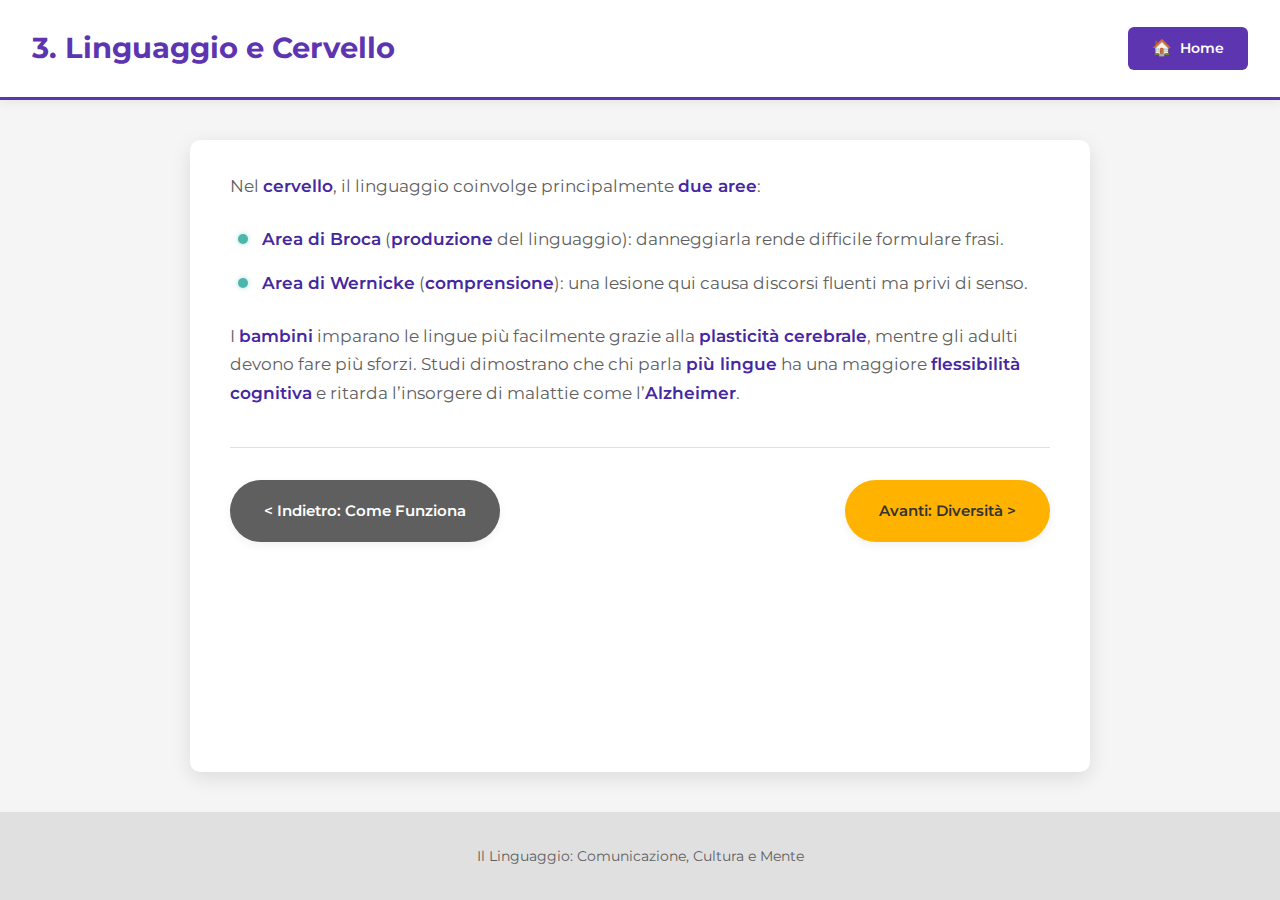
<file: cervello.html>
<!DOCTYPE html>
<html lang="it">
<head>
    <meta charset="UTF-8">
    <meta name="viewport" content="width=device-width, initial-scale=1.0">
    <title>Linguaggio e Cervello - Il Linguaggio</title>
    <link rel="stylesheet" href="style.css">
</head>
<body>
    <header class="page-header">
        <h1 class="page-title-internal">3. Linguaggio e Cervello</h1>
        <a href="index.html" class="home-button">Home</a>
    </header>

    <main class="page-container">
        <section id="cervello-content">
            <p>Nel <strong>cervello</strong>, il linguaggio coinvolge principalmente <strong>due aree</strong>:</p>
             <ul>
                <li><strong>Area di Broca</strong> (<strong>produzione</strong> del linguaggio): danneggiarla rende difficile formulare frasi.</li>
                <li><strong>Area di Wernicke</strong> (<strong>comprensione</strong>): una lesione qui causa discorsi fluenti ma privi di senso.</li>
            </ul>
            <p>I <strong>bambini</strong> imparano le lingue più facilmente grazie alla <strong>plasticità cerebrale</strong>, mentre gli adulti devono fare più sforzi. Studi dimostrano che chi parla <strong>più lingue</strong> ha una maggiore <strong>flessibilità cognitiva</strong> e ritarda l’insorgere di malattie come l’<strong>Alzheimer</strong>.</p>
        </section>

        <nav class="page-navigation">
            <div class="nav-button-container">
                 <a href="come-funziona.html" class="nav-button prev">&lt; Indietro: Come Funziona</a>
            </div>
            <div class="nav-button-container">
                <a href="diversita.html" class="nav-button next">Avanti: Diversità &gt;</a>
            </div>
        </nav>
    </main>

    <footer class="main-footer">
        <p>Il Linguaggio: Comunicazione, Cultura e Mente</p>
    </footer>
</body>
</html>
</file>
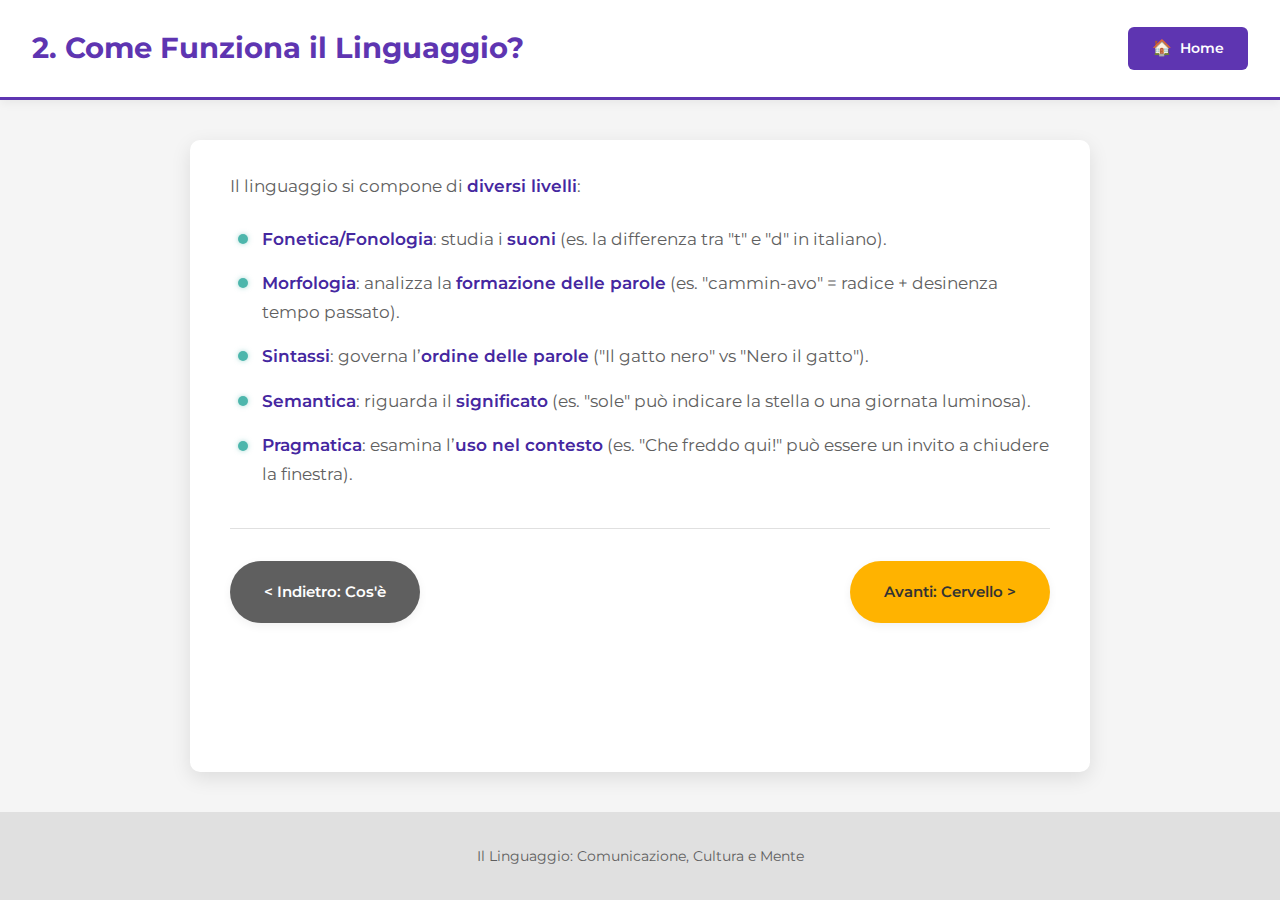
<file: come-funziona.html>
<!DOCTYPE html>
<html lang="it">
<head>
    <meta charset="UTF-8">
    <meta name="viewport" content="width=device-width, initial-scale=1.0">
    <title>Come Funziona il Linguaggio? - Il Linguaggio</title>
    <link rel="stylesheet" href="style.css">
</head>
<body>
    <header class="page-header">
        <h1 class="page-title-internal">2. Come Funziona il Linguaggio?</h1>
        <a href="index.html" class="home-button">Home</a>
    </header>

    <main class="page-container">
        <section id="come-funziona-content">
            <p>Il linguaggio si compone di <strong>diversi livelli</strong>:</p>
            <ul>
                <li><strong>Fonetica/Fonologia</strong>: studia i <strong>suoni</strong> (es. la differenza tra "t" e "d" in italiano).</li>
                <li><strong>Morfologia</strong>: analizza la <strong>formazione delle parole</strong> (es. "cammin-avo" = radice + desinenza tempo passato).</li>
                <li><strong>Sintassi</strong>: governa l’<strong>ordine delle parole</strong> ("Il gatto nero" vs "Nero il gatto").</li>
                <li><strong>Semantica</strong>: riguarda il <strong>significato</strong> (es. "sole" può indicare la stella o una giornata luminosa).</li>
                <li><strong>Pragmatica</strong>: esamina l’<strong>uso nel contesto</strong> (es. "Che freddo qui!" può essere un invito a chiudere la finestra).</li>
            </ul>
        </section>

        <nav class="page-navigation">
            <div class="nav-button-container">
                 <a href="cos-e.html" class="nav-button prev">&lt; Indietro: Cos'è</a>
            </div>
            <div class="nav-button-container">
                <a href="cervello.html" class="nav-button next">Avanti: Cervello &gt;</a>
            </div>
        </nav>
    </main>

    <footer class="main-footer">
        <p>Il Linguaggio: Comunicazione, Cultura e Mente</p>
    </footer>
</body>
</html>
</file>
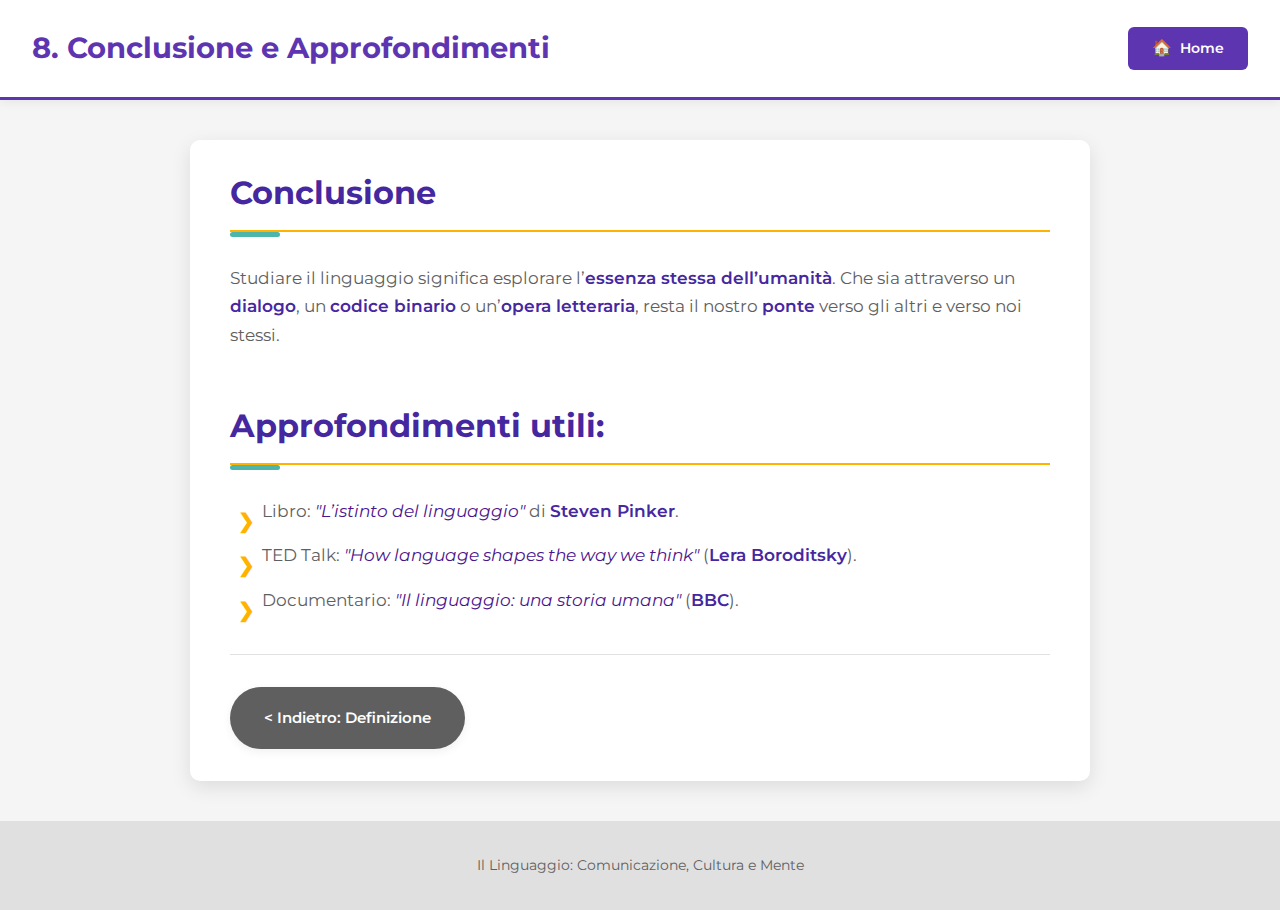
<file: conclusione.html>
<!DOCTYPE html>
<html lang="it">
<head>
    <meta charset="UTF-8">
    <meta name="viewport" content="width=device-width, initial-scale=1.0">
    <title>Conclusione e Approfondimenti - Il Linguaggio</title>
    <link rel="stylesheet" href="style.css">
</head>
<body>
    <header class="page-header">
        <h1 class="page-title-internal">8. Conclusione e Approfondimenti</h1>
        <a href="index.html" class="home-button">Home</a>
    </header>

    <main class="page-container">
        <section id="conclusione-content">
            <h2>Conclusione</h2>
            <p>Studiare il linguaggio significa esplorare l’<strong>essenza stessa dell’umanità</strong>. Che sia attraverso un <strong>dialogo</strong>, un <strong>codice binario</strong> o un’<strong>opera letteraria</strong>, resta il nostro <strong>ponte</strong> verso gli altri e verso noi stessi.</p>
        </section>

        <section id="approfondimenti" style="margin-top: var(--space-xxl);">
            <h2>Approfondimenti utili:</h2>
            <ul>
                <li>Libro: <em>"L’istinto del linguaggio"</em> di <strong>Steven Pinker</strong>.</li>
                <li>TED Talk: <em>"How language shapes the way we think"</em> (<strong>Lera Boroditsky</strong>).</li>
                <li>Documentario: <em>"Il linguaggio: una storia umana"</em> (<strong>BBC</strong>).</li>
            </ul>
        </section>

        <nav class="page-navigation">
            <div class="nav-button-container">
                 <a href="definizione.html" class="nav-button prev">&lt; Indietro: Definizione</a>
            </div>
            <div class="nav-button-container hidden"> <a href="#" class="nav-button next">Avanti &gt;</a>
            </div>
        </nav>
    </main>

    <footer class="main-footer">
        <p>Il Linguaggio: Comunicazione, Cultura e Mente</p>
    </footer>
</body>
</html>
</file>
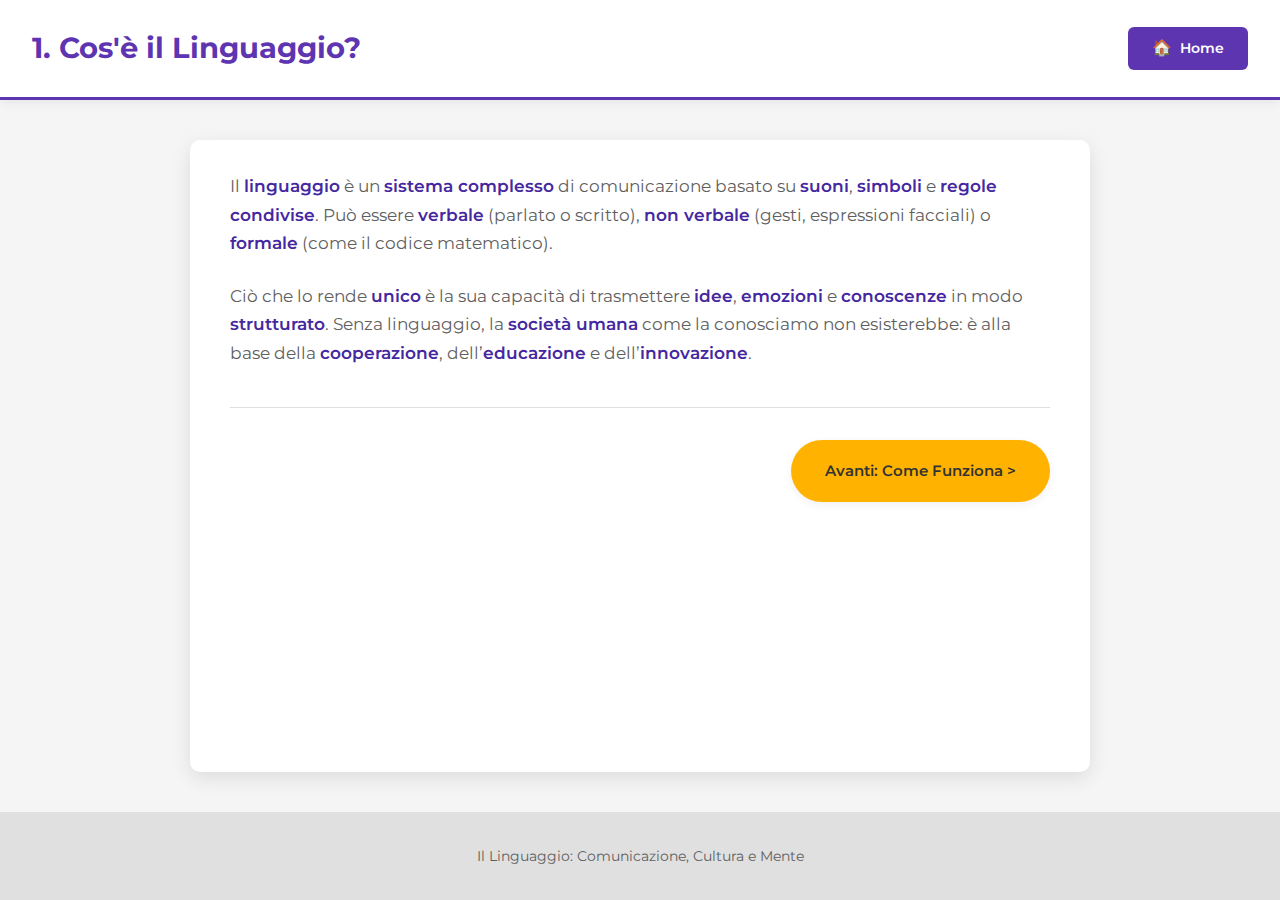
<file: cos-e.html>
<!DOCTYPE html>
<html lang="it">
<head>
    <meta charset="UTF-8">
    <meta name="viewport" content="width=device-width, initial-scale=1.0">
    <title>Cos'è il Linguaggio? - Il Linguaggio</title>
    <link rel="stylesheet" href="style.css">
</head>
<body>
    <header class="page-header">
        <h1 class="page-title-internal">1. Cos'è il Linguaggio?</h1>
        <a href="index.html" class="home-button">Home</a>
    </header>

    <main class="page-container">
        <section id="cos-e-content">
            <p>Il <strong>linguaggio</strong> è un <strong>sistema complesso</strong> di comunicazione basato su <strong>suoni</strong>, <strong>simboli</strong> e <strong>regole condivise</strong>. Può essere <strong>verbale</strong> (parlato o scritto), <strong>non verbale</strong> (gesti, espressioni facciali) o <strong>formale</strong> (come il codice matematico).</p>
            <p>Ciò che lo rende <strong>unico</strong> è la sua capacità di trasmettere <strong>idee</strong>, <strong>emozioni</strong> e <strong>conoscenze</strong> in modo <strong>strutturato</strong>. Senza linguaggio, la <strong>società umana</strong> come la conosciamo non esisterebbe: è alla base della <strong>cooperazione</strong>, dell’<strong>educazione</strong> e dell’<strong>innovazione</strong>.</p>
        </section>

        <nav class="page-navigation">
            <div class="nav-button-container hidden"> <a href="#" class="nav-button prev">&lt; Indietro</a>
            </div>
            <div class="nav-button-container">
                <a href="come-funziona.html" class="nav-button next">Avanti: Come Funziona &gt;</a>
            </div>
        </nav>
    </main>

    <footer class="main-footer">
        <p>Il Linguaggio: Comunicazione, Cultura e Mente</p>
    </footer>
</body>
</html>
</file>
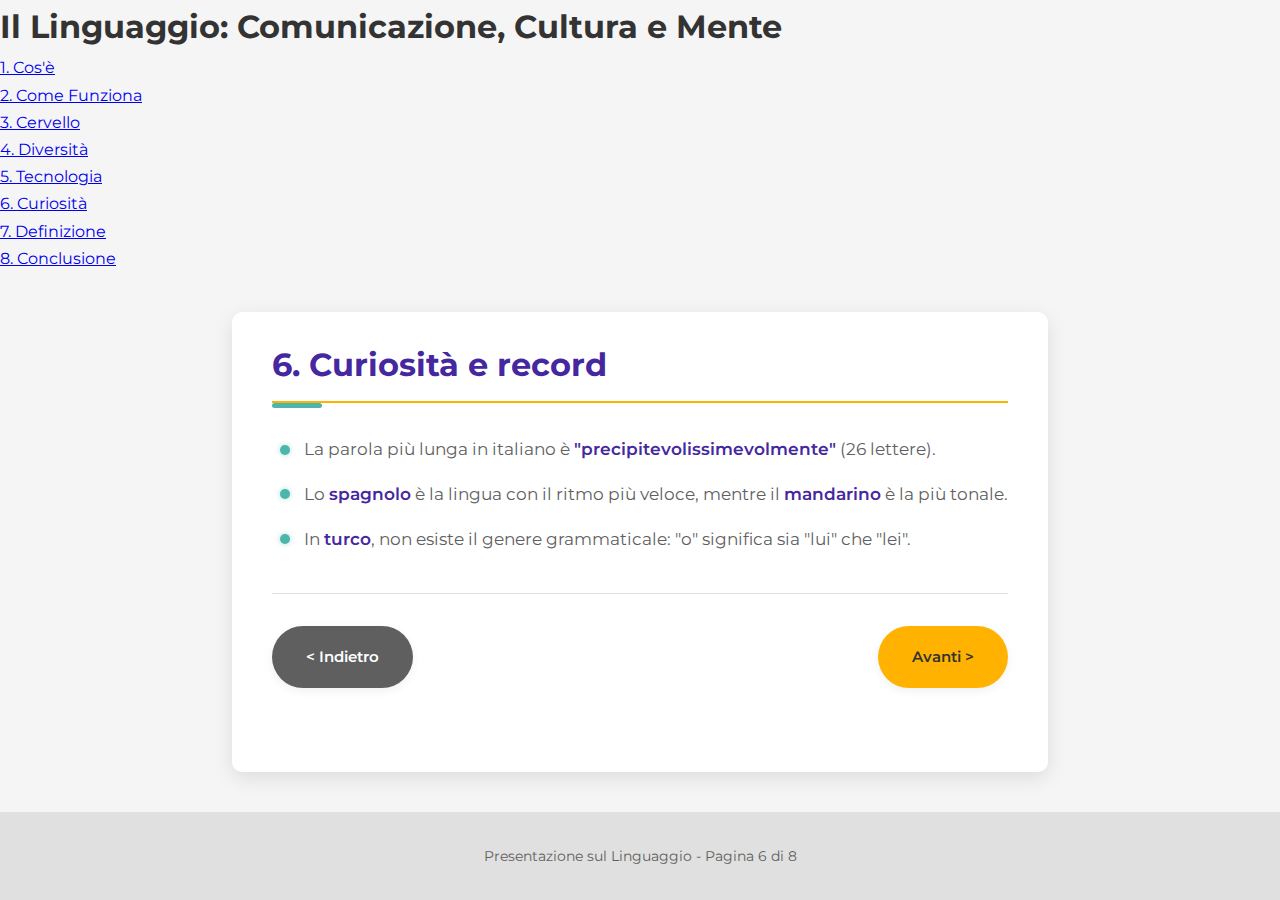
<file: curiosita.html>
<!DOCTYPE html>
<html lang="it">
<head>
    <meta charset="UTF-8">
    <meta name="viewport" content="width=device-width, initial-scale=1.0">
    <title>Curiosità sul Linguaggio - Presentazione</title>
    <link rel="stylesheet" href="style.css">
</head>
<body>
    <header class="main-header">
        <h1>Il Linguaggio: Comunicazione, Cultura e Mente</h1>
        <nav class="main-nav">
             <ul>
                <li><a href="index.html">1. Cos'è</a></li>
                <li><a href="funziona.html">2. Come Funziona</a></li>
                <li><a href="cervello.html">3. Cervello</a></li>
                <li><a href="diversita.html">4. Diversità</a></li>
                <li><a href="tecnologia.html">5. Tecnologia</a></li>
                <li><a href="curiosita.html" class="active">6. Curiosità</a></li>
                <li><a href="definizione.html">7. Definizione</a></li>
                <li><a href="conclusione.html">8. Conclusione</a></li>
            </ul>
        </nav>
    </header>

    <main class="page-container">
        <section id="curiosita">
            <h2>6. Curiosità e record</h2>
             <ul>
                <li>La parola più lunga in italiano è <strong>"precipitevolissimevolmente"</strong> (26 lettere).</li>
                <li>Lo <strong>spagnolo</strong> è la lingua con il ritmo più veloce, mentre il <strong>mandarino</strong> è la più tonale.</li>
                <li>In <strong>turco</strong>, non esiste il genere grammaticale: "o" significa sia "lui" che "lei".</li>
            </ul>
        </section>

        <nav class="page-navigation">
            <div class="nav-button-container">
                 <a href="tecnologia.html" class="nav-button prev">&lt; Indietro</a>
            </div>
            <div class="nav-button-container">
                <a href="definizione.html" class="nav-button next">Avanti &gt;</a>
            </div>
        </nav>
    </main>

    <footer class="main-footer">
        <p>Presentazione sul Linguaggio - Pagina 6 di 8</p>
    </footer>
</body>
</html>
</file>
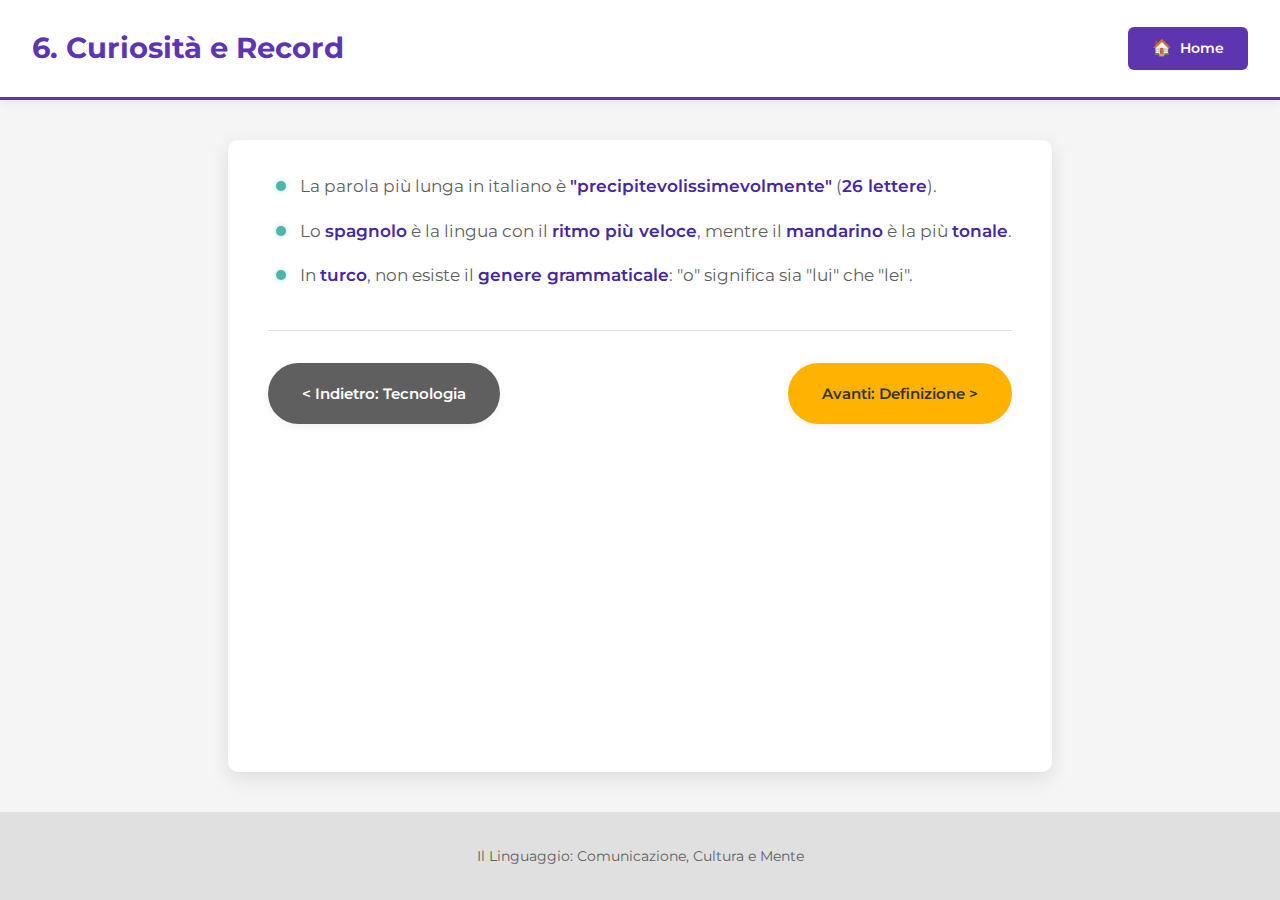
<file: curiosità.html>
<!DOCTYPE html>
<html lang="it">
<head>
    <meta charset="UTF-8">
    <meta name="viewport" content="width=device-width, initial-scale=1.0">
    <title>Curiosità sul Linguaggio - Il Linguaggio</title>
    <link rel="stylesheet" href="style.css">
</head>
<body>
    <header class="page-header">
        <h1 class="page-title-internal">6. Curiosità e Record</h1>
        <a href="index.html" class="home-button">Home</a>
    </header>

    <main class="page-container">
        <section id="curiosita-content">
             <ul>
                <li>La parola più lunga in italiano è <strong>"precipitevolissimevolmente"</strong> (<strong>26 lettere</strong>).</li>
                <li>Lo <strong>spagnolo</strong> è la lingua con il <strong>ritmo più veloce</strong>, mentre il <strong>mandarino</strong> è la più <strong>tonale</strong>.</li>
                <li>In <strong>turco</strong>, non esiste il <strong>genere grammaticale</strong>: "o" significa sia "lui" che "lei".</li>
            </ul>
        </section>

        <nav class="page-navigation">
            <div class="nav-button-container">
                 <a href="tecnologia.html" class="nav-button prev">&lt; Indietro: Tecnologia</a>
            </div>
            <div class="nav-button-container">
                <a href="definizione.html" class="nav-button next">Avanti: Definizione &gt;</a>
            </div>
        </nav>
    </main>

    <footer class="main-footer">
        <p>Il Linguaggio: Comunicazione, Cultura e Mente</p>
    </footer>
</body>
</html>
</file>
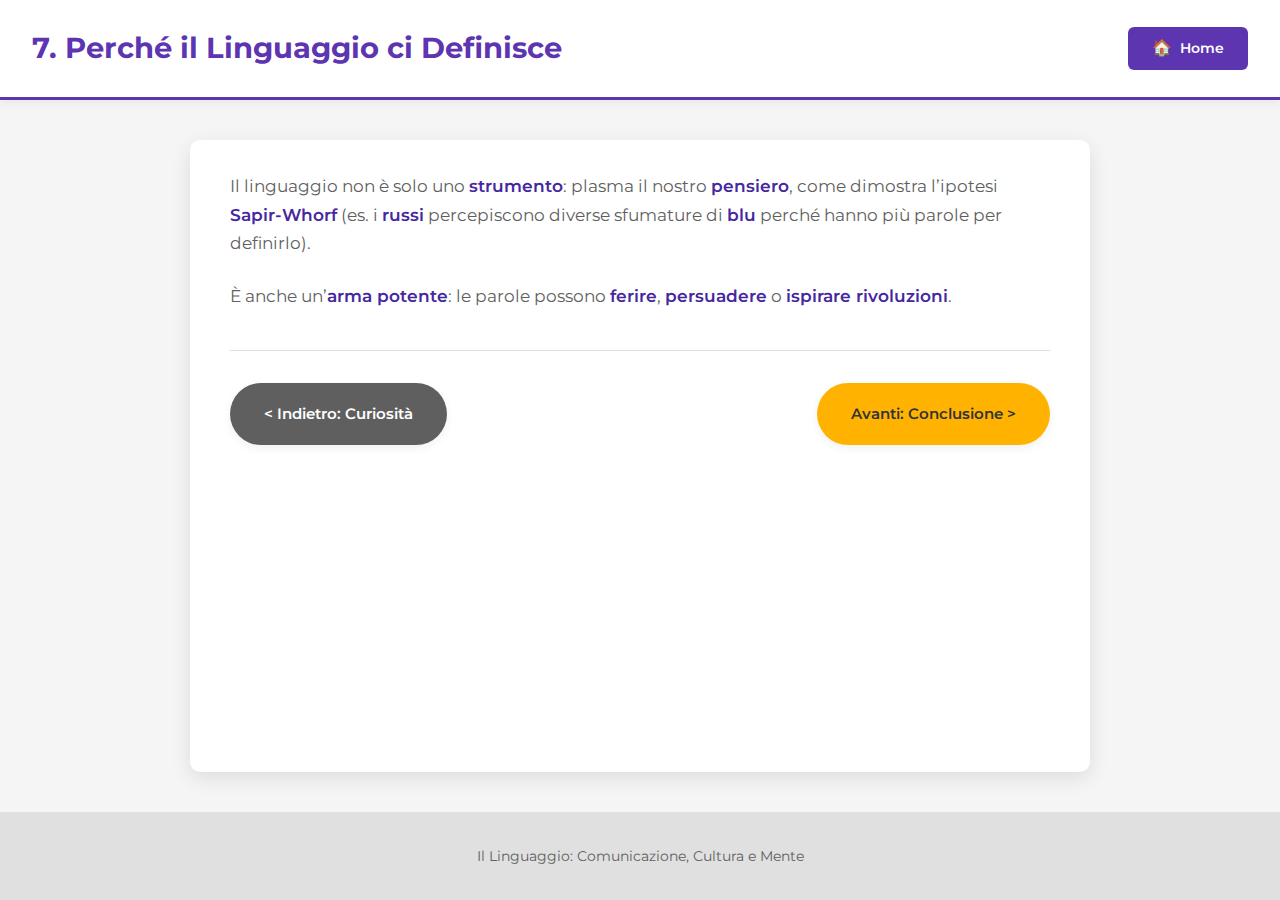
<file: definizione.html>
<!DOCTYPE html>
<html lang="it">
<head>
    <meta charset="UTF-8">
    <meta name="viewport" content="width=device-width, initial-scale=1.0">
    <title>Perché il Linguaggio ci Definisce - Il Linguaggio</title>
    <link rel="stylesheet" href="style.css">
</head>
<body>
    <header class="page-header">
        <h1 class="page-title-internal">7. Perché il Linguaggio ci Definisce</h1>
        <a href="index.html" class="home-button">Home</a>
    </header>

    <main class="page-container">
       <section id="definizione-content">
             <p>Il linguaggio non è solo uno <strong>strumento</strong>: plasma il nostro <strong>pensiero</strong>, come dimostra l’ipotesi <strong>Sapir-Whorf</strong> (es. i <strong>russi</strong> percepiscono diverse sfumature di <strong>blu</strong> perché hanno più parole per definirlo).</p>
             <p>È anche un’<strong>arma potente</strong>: le parole possono <strong>ferire</strong>, <strong>persuadere</strong> o <strong>ispirare rivoluzioni</strong>.</p>
        </section>

        <nav class="page-navigation">
            <div class="nav-button-container">
                 <a href="curiosita.html" class="nav-button prev">&lt; Indietro: Curiosità</a>
            </div>
            <div class="nav-button-container">
                <a href="conclusione.html" class="nav-button next">Avanti: Conclusione &gt;</a>
            </div>
        </nav>
    </main>

    <footer class="main-footer">
        <p>Il Linguaggio: Comunicazione, Cultura e Mente</p>
    </footer>
</body>
</html>
</file>
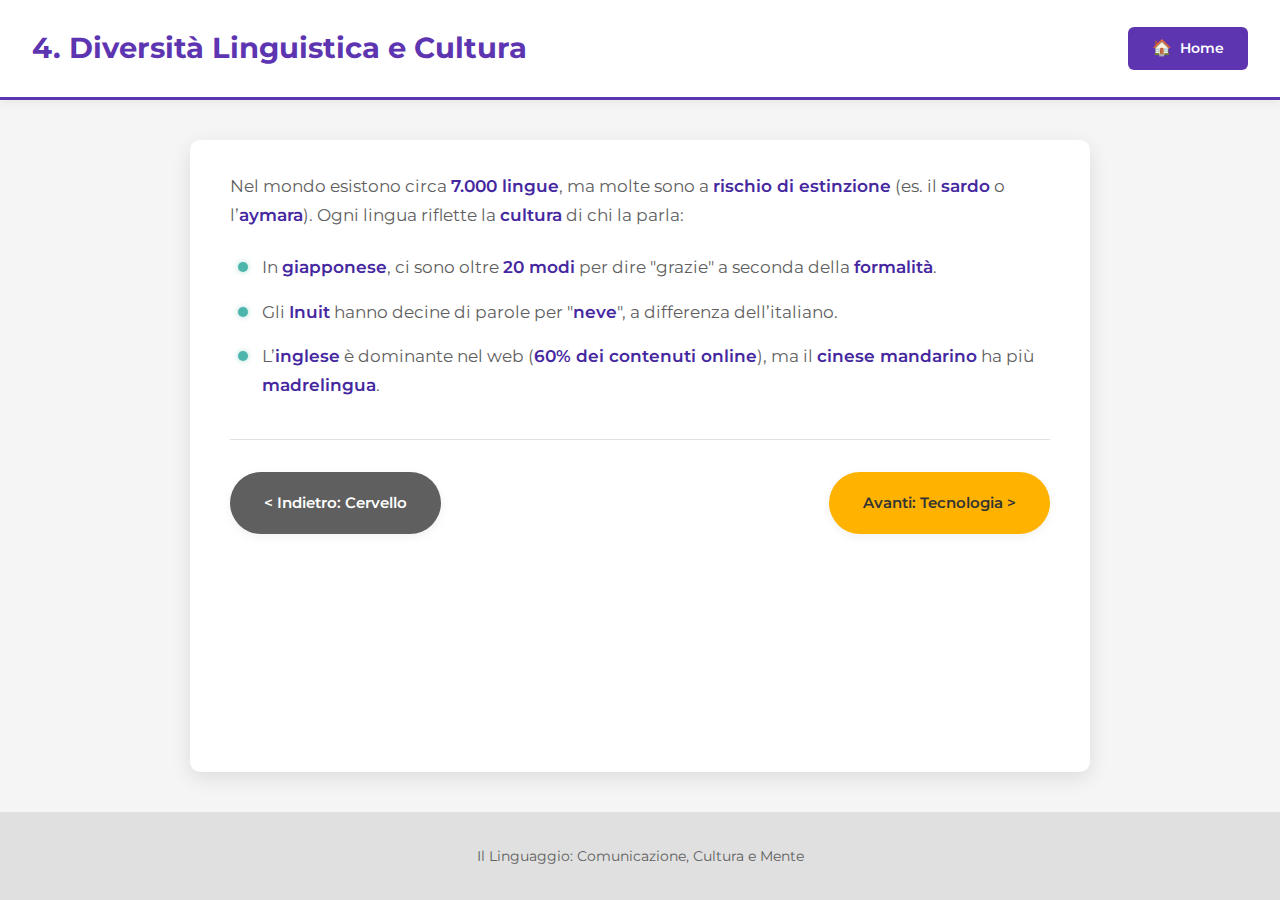
<file: diversita.html>
<!DOCTYPE html>
<html lang="it">
<head>
    <meta charset="UTF-8">
    <meta name="viewport" content="width=device-width, initial-scale=1.0">
    <title>Diversità Linguistica e Cultura - Il Linguaggio</title>
    <link rel="stylesheet" href="style.css">
</head>
<body>
    <header class="page-header">
        <h1 class="page-title-internal">4. Diversità Linguistica e Cultura</h1>
        <a href="index.html" class="home-button">Home</a>
    </header>

    <main class="page-container">
        <section id="diversita-content">
            <p>Nel mondo esistono circa <strong>7.000 lingue</strong>, ma molte sono a <strong>rischio di estinzione</strong> (es. il <strong>sardo</strong> o l’<strong>aymara</strong>). Ogni lingua riflette la <strong>cultura</strong> di chi la parla:</p>
            <ul>
                <li>In <strong>giapponese</strong>, ci sono oltre <strong>20 modi</strong> per dire "grazie" a seconda della <strong>formalità</strong>.</li>
                <li>Gli <strong>Inuit</strong> hanno decine di parole per "<strong>neve</strong>", a differenza dell’italiano.</li>
                <li>L’<strong>inglese</strong> è dominante nel web (<strong>60% dei contenuti online</strong>), ma il <strong>cinese mandarino</strong> ha più <strong>madrelingua</strong>.</li>
            </ul>
        </section>

        <nav class="page-navigation">
            <div class="nav-button-container">
                 <a href="cervello.html" class="nav-button prev">&lt; Indietro: Cervello</a>
            </div>
            <div class="nav-button-container">
                <a href="tecnologia.html" class="nav-button next">Avanti: Tecnologia &gt;</a>
            </div>
        </nav>
    </main>

    <footer class="main-footer">
        <p>Il Linguaggio: Comunicazione, Cultura e Mente</p>
    </footer>
</body>
</html>
</file>
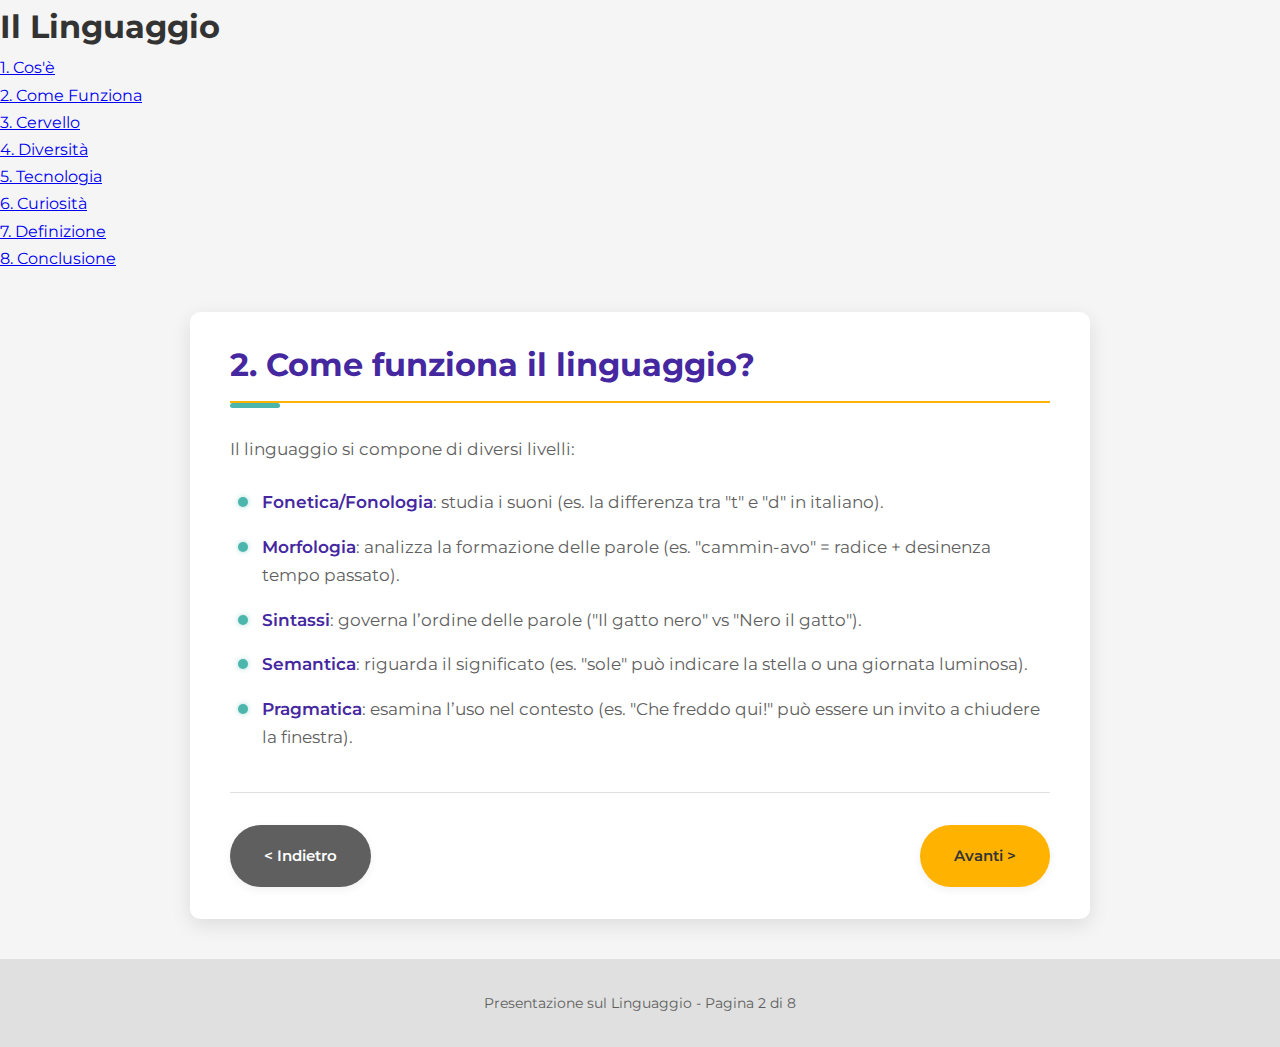
<file: funziona.html>
<!DOCTYPE html>
<html lang="it">
<head>
    <meta charset="UTF-8">
    <meta name="viewport" content="width=device-width, initial-scale=1.0">
    <title>Come Funziona il Linguaggio? - Presentazione</title>
    <link rel="stylesheet" href="style.css">
</head>
<body>
    <header class="main-header">
        <h1>Il Linguaggio</h1>
        <nav class="main-nav">
             <ul>
                <li><a href="index.html">1. Cos'è</a></li>
                <li><a href="funziona.html" class="active">2. Come Funziona</a></li>
                <li><a href="cervello.html">3. Cervello</a></li>
                <li><a href="diversita.html">4. Diversità</a></li>
                <li><a href="tecnologia.html">5. Tecnologia</a></li>
                <li><a href="curiosita.html">6. Curiosità</a></li>
                <li><a href="definizione.html">7. Definizione</a></li>
                <li><a href="conclusione.html">8. Conclusione</a></li>
            </ul>
        </nav>
    </header>

    <main class="page-container">
        <section id="come-funziona">
            <h2>2. Come funziona il linguaggio?</h2>
            <p>Il linguaggio si compone di diversi livelli:</p>
            <ul>
                <li><strong>Fonetica/Fonologia</strong>: studia i suoni (es. la differenza tra "t" e "d" in italiano).</li>
                <li><strong>Morfologia</strong>: analizza la formazione delle parole (es. "cammin-avo" = radice + desinenza tempo passato).</li>
                <li><strong>Sintassi</strong>: governa l’ordine delle parole ("Il gatto nero" vs "Nero il gatto").</li>
                <li><strong>Semantica</strong>: riguarda il significato (es. "sole" può indicare la stella o una giornata luminosa).</li>
                <li><strong>Pragmatica</strong>: esamina l’uso nel contesto (es. "Che freddo qui!" può essere un invito a chiudere la finestra).</li>
            </ul>
        </section>

        <nav class="page-navigation">
            <div class="nav-button-container">
                 <a href="index.html" class="nav-button prev">&lt; Indietro</a>
            </div>
            <div class="nav-button-container">
                <a href="cervello.html" class="nav-button next">Avanti &gt;</a>
            </div>
        </nav>
    </main>

    <footer class="main-footer">
        <p>Presentazione sul Linguaggio - Pagina 2 di 8</p>
    </footer>
</body>
</html>
</file>
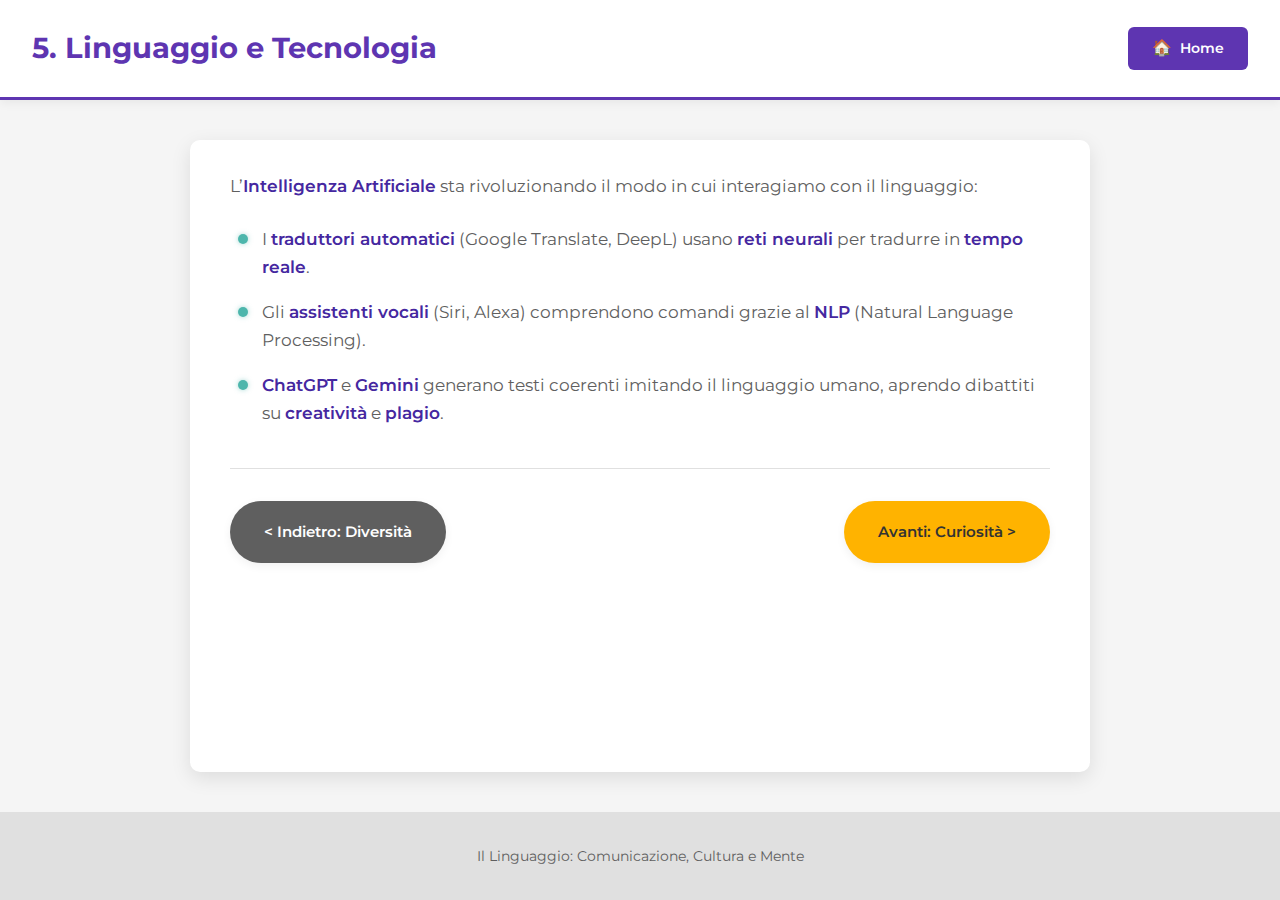
<file: tecnologia.html>
<!DOCTYPE html>
<html lang="it">
<head>
    <meta charset="UTF-8">
    <meta name="viewport" content="width=device-width, initial-scale=1.0">
    <title>Linguaggio e Tecnologia - Il Linguaggio</title>
    <link rel="stylesheet" href="style.css">
</head>
<body>
    <header class="page-header">
        <h1 class="page-title-internal">5. Linguaggio e Tecnologia</h1>
        <a href="index.html" class="home-button">Home</a>
    </header>

    <main class="page-container">
        <section id="tecnologia-content">
            <p>L’<strong>Intelligenza Artificiale</strong> sta rivoluzionando il modo in cui interagiamo con il linguaggio:</p>
             <ul>
                <li>I <strong>traduttori automatici</strong> (Google Translate, DeepL) usano <strong>reti neurali</strong> per tradurre in <strong>tempo reale</strong>.</li>
                <li>Gli <strong>assistenti vocali</strong> (Siri, Alexa) comprendono comandi grazie al <strong>NLP</strong> (Natural Language Processing).</li>
                <li><strong>ChatGPT</strong> e <strong>Gemini</strong> generano testi coerenti imitando il linguaggio umano, aprendo dibattiti su <strong>creatività</strong> e <strong>plagio</strong>.</li>
            </ul>
        </section>

        <nav class="page-navigation">
            <div class="nav-button-container">
                 <a href="diversita.html" class="nav-button prev">&lt; Indietro: Diversità</a>
            </div>
            <div class="nav-button-container">
                <a href="curiosita.html" class="nav-button next">Avanti: Curiosità &gt;</a>
            </div>
        </nav>
    </main>

    <footer class="main-footer">
        <p>Il Linguaggio: Comunicazione, Cultura e Mente</p>
    </footer>
</body>
</html>
</file>
<file: style.css>
/* --- Import Google Fonts --- */
@import url('https://fonts.googleapis.com/css2?family=Montserrat:wght@300;400;600;700&family=Playfair+Display:wght@700;900&display=swap');

/* --- Variabili Colori & Design Tokens --- */
:root {
    /* Nuova Palette Colori */
    --primary-color: #5E35B1; /* Viola Intenso */
    --primary-darker: #4527A0; /* Viola più scuro */
    --accent-color: #FFB300; /* Ambra/Oro */
    --accent-darker: #FFA000; /* Ambra più scuro */
    --secondary-accent-color: #4DB6AC; /* Verde Acqua Chiaro */

    --light-bg: #F5F5F5; /* Sfondo pagina generale */
    --white-bg: #FFFFFF; /* Sfondo contenitori */
    --dark-text: #333333;
    --medium-text: #5F5F5F;
    --light-text: #FFFFFF;

    --border-color: #E0E0E0;
    --shadow-color-light: rgba(0, 0, 0, 0.06);
    --shadow-color-medium: rgba(0, 0, 0, 0.1);

    /* Tipografia */
    --font-body: 'Montserrat', sans-serif;
    --font-heading-main: 'Playfair Display', serif; /* Per il titolo principale Home */
    --font-heading-sub: 'Montserrat', sans-serif; /* Per titoli di sezione interni */
    --base-font-size: 16px;
    --line-height-body: 1.7;
    --line-height-heading: 1.3;

    /* Spaziature */
    --space-xs: 0.5rem;  /* 8px */
    --space-s: 1rem;    /* 16px */
    --space-m: 1.5rem;  /* 24px */
    --space-l: 2rem;    /* 32px */
    --space-xl: 2.5rem; /* 40px */
    --space-xxl: 3.5rem; /* 56px */

    /* Bordi e Ombre */
    --border-radius-small: 6px;
    --border-radius-medium: 10px;
    --border-radius-large: 16px;
    --box-shadow-light: 0 3px 10px var(--shadow-color-light);
    --box-shadow-medium: 0 6px 20px var(--shadow-color-medium);
}

/* --- Reset Base & Stili Globali --- */
*, *::before, *::after {
    box-sizing: border-box;
    margin: 0;
    padding: 0;
}

html {
    font-size: var(--base-font-size);
    scroll-behavior: smooth;
}

body {
    font-family: var(--font-body);
    font-weight: 400; /* Default regular */
    line-height: var(--line-height-body);
    background-color: var(--light-bg);
    color: var(--dark-text);
    overflow-x: hidden;
    display: flex;
    flex-direction: column;
    min-height: 100vh; /* Assicura che il footer stia in fondo */
}

main {
    flex-grow: 1; /* Permette al main di espandersi */
}

/* --- Stile Homepage (`index.html`) --- */
.homepage-wrapper {
    display: flex;
    flex-direction: column;
    align-items: center;
    justify-content: center;
    min-height: calc(100vh - 80px); /* Altezza meno eventuale footer */
    text-align: center;
    padding: var(--space-l);
    background: linear-gradient(135deg, var(--primary-color) 0%, var(--primary-darker) 100%);
    color: var(--light-text);
    animation: backgroundPan 20s linear infinite;
    background-size: 200% 200%;
}

@keyframes backgroundPan {
    0% { background-position: 0% 50%; }
    50% { background-position: 100% 50%; }
    100% { background-position: 0% 50%; }
}

.main-title-home {
    font-family: var(--font-heading-main);
    font-weight: 900;
    font-size: clamp(3rem, 10vw, 6rem); /* Dimensione fluida */
    margin-bottom: var(--space-xl);
    text-shadow: 3px 3px 8px rgba(0, 0, 0, 0.3);
    letter-spacing: 1px;
    animation: fadeInDown 1s ease-out;
}

.homepage-nav {
    display: flex;
    flex-wrap: wrap;
    justify-content: center;
    gap: var(--space-m);
    max-width: 1000px; /* Limita larghezza nav */
    animation: fadeInUp 1s ease-out 0.5s backwards; /* 'backwards' applica stato iniziale */
}

.nav-button-home {
    background-color: var(--accent-color);
    color: var(--dark-text);
    font-family: var(--font-body);
    font-weight: 600;
    font-size: 1rem;
    text-decoration: none;
    padding: var(--space-s) var(--space-m);
    border-radius: var(--border-radius-large); /* Molto arrotondato */
    box-shadow: var(--box-shadow-light), 0 0 0 3px transparent; /* Aggiunge spazio per outline */
    transition: all 0.3s ease;
    min-width: 200px; /* Larghezza minima per uniformità */
    text-align: center;
    border: 2px solid transparent;
}

.nav-button-home:hover,
.nav-button-home:focus {
    background-color: var(--accent-darker);
    color: var(--white-bg);
    transform: translateY(-5px) scale(1.03);
    box-shadow: var(--box-shadow-medium), 0 0 0 3px var(--white-bg); /* Effetto outline al focus/hover */
    border-color: var(--accent-darker);
}


/* --- Intestazione Pagine Interne --- */
.page-header {
    display: flex;
    justify-content: space-between;
    align-items: center;
    padding: var(--space-m) var(--space-l);
    background-color: var(--white-bg);
    box-shadow: var(--box-shadow-light);
    border-bottom: 3px solid var(--primary-color);
}

.page-title-internal {
    font-family: var(--font-heading-sub);
    font-weight: 700;
    font-size: clamp(1.3rem, 4vw, 1.8rem);
    color: var(--primary-color);
    margin: 0;
}

.home-button {
    background-color: var(--primary-color);
    color: var(--light-text);
    text-decoration: none;
    padding: var(--space-xs) var(--space-m);
    border-radius: var(--border-radius-small);
    font-weight: 600;
    font-size: 0.9rem;
    transition: background-color 0.3s ease, transform 0.2s ease;
    display: inline-flex;
    align-items: center;
}
.home-button::before { /* Icona Home (Unicode) */
    content: '🏠';
    margin-right: var(--space-xs);
    font-size: 1.1em;
}

.home-button:hover {
    background-color: var(--primary-darker);
    transform: scale(1.05);
}

/* --- Contenitore Principale Pagine Interne --- */
.page-container {
    max-width: 900px; /* Ridotto per miglior leggibilità */
    margin: var(--space-xl) auto;
    padding: var(--space-l) var(--space-xl);
    background-color: var(--white-bg);
    border-radius: var(--border-radius-medium);
    box-shadow: var(--box-shadow-medium);
    animation: fadeIn 0.8s ease-out forwards;
}

/* --- Titoli delle Sezioni (H2) Pagine Interne --- */
.page-container h2 {
    font-family: var(--font-heading-sub);
    font-weight: 700;
    color: var(--primary-darker);
    font-size: clamp(1.6rem, 3.5vw, 2rem);
    line-height: var(--line-height-heading);
    margin-bottom: var(--space-l);
    padding-bottom: var(--space-s);
    border-bottom: 2px solid var(--accent-color);
    position: relative;
    animation: slideInUp 0.7s ease-out 0.2s backwards;
}
.page-container h2::after { /* Elemento decorativo */
    content: '';
    position: absolute;
    bottom: -7px; /* Posiziona sotto il bordo */
    left: 0;
    width: 50px;
    height: 5px;
    background-color: var(--secondary-accent-color);
    border-radius: 3px;
}


/* --- Paragrafi e Liste Pagine Interne --- */
.page-container p,
.page-container ul {
    margin-bottom: var(--space-m);
    font-size: 1.05rem;
    color: var(--medium-text);
    animation: fadeInUp 0.7s ease-out 0.4s backwards;
}

.page-container ul {
    list-style: none; /* Rimuove bullet di default */
    padding-left: 0; /* Rimuove padding di default */
}

.page-container li {
    margin-bottom: var(--space-s);
    padding-left: var(--space-l); /* Spazio per il bullet custom */
    position: relative; /* Per posizionare il ::before */
    animation: fadeInUpList 0.6s ease-out backwards;
}

.page-container li::before {
    content: ''; /* Cerchio pieno */
    position: absolute;
    left: var(--space-xs);
    top: calc(0.85em - 5px); /* Allineamento verticale (dipende da line-height e font-size) */
    width: 10px;
    height: 10px;
    background-color: var(--secondary-accent-color);
    border-radius: 50%;
    box-shadow: 0 0 5px rgba(var(--secondary-accent-color-rgb, 77, 182, 172), 0.5); /* Aggiungi ombra al bullet */
}
/* Per usare l'ombra con variabile colore, definire il colore RGB */
:root { --secondary-accent-color-rgb: 77, 182, 172; }


/* Animazione ritardata per elementi lista */
.page-container li:nth-child(1) { animation-delay: 0.5s; }
.page-container li:nth-child(2) { animation-delay: 0.6s; }
.page-container li:nth-child(3) { animation-delay: 0.7s; }
.page-container li:nth-child(4) { animation-delay: 0.8s; }
.page-container li:nth-child(5) { animation-delay: 0.9s; }

/* Sezione approfondimenti con stile diverso per bullet */
#approfondimenti ul li::before {
    content: '❯'; /* Simbolo freccia */
    font-weight: bold;
    font-size: 1.2em;
    background-color: transparent; /* Nessun cerchio */
    box-shadow: none;
    color: var(--accent-color);
    top: calc(0.85em - 0.5em); /* Allineamento custom */
    left: var(--space-xs);
}


/* --- Stili Specifici (Grassetto, Corsivo) --- */
strong {
    font-weight: 600; /* Più evidente */
    color: var(--primary-darker);
}

em {
    font-style: italic;
    color: #4A148C; /* Viola più scuro per enfasi */
    font-weight: 400; /* Opzionale, se il font italic è troppo bold */
}

/* --- Navigazione tra Pagine (Pulsanti Prev/Next) --- */
.page-navigation {
    display: flex;
    justify-content: space-between;
    align-items: center;
    margin-top: var(--space-xl);
    padding-top: var(--space-l);
    border-top: 1px solid var(--border-color);
    animation: fadeInUp 0.7s ease-out 1s backwards;
}

.nav-button {
    display: inline-flex;
    align-items: center;
    justify-content: center;
    padding: var(--space-s) var(--space-l);
    background-color: var(--accent-color);
    color: var(--dark-text); /* Testo scuro su sfondo chiaro */
    text-decoration: none;
    border-radius: 50px;
    font-weight: 600;
    font-size: 0.95rem;
    border: 2px solid transparent;
    cursor: pointer;
    transition: all 0.3s ease;
    box-shadow: var(--box-shadow-light);
    min-width: 130px;
    text-align: center;
}

.nav-button:hover,
.nav-button:focus {
    background-color: var(--accent-darker);
    color: var(--white-bg);
    transform: translateY(-3px) scale(1.03);
    box-shadow: var(--box-shadow-medium);
    border-color: var(--accent-darker);
}

.nav-button.prev {
    background-color: var(--medium-text);
    color: var(--light-text);
}

.nav-button.prev:hover,
.nav-button.prev:focus {
    background-color: #424242; /* Grigio più scuro */
    border-color: #424242;
}

.nav-button-container.hidden {
    visibility: hidden;
    pointer-events: none;
}

/* --- Footer Globale --- */
.main-footer {
    text-align: center;
    margin-top: auto; /* Spinge il footer in fondo se il contenuto è poco */
    padding: var(--space-l);
    font-size: 0.9rem;
    color: var(--medium-text);
    background-color: #E0E0E0; /* Grigio chiaro per il footer */
    width: 100%;
}

/* --- Animazioni Keyframes --- */
@keyframes fadeIn { from { opacity: 0; } to { opacity: 1; } }
@keyframes fadeInDown {
    from { opacity: 0; transform: translateY(-30px); }
    to { opacity: 1; transform: translateY(0); }
}
@keyframes fadeInUp {
    from { opacity: 0; transform: translateY(30px); }
    to { opacity: 1; transform: translateY(0); }
}
@keyframes fadeInUpList { /* Uguale a fadeInUp ma nome diverso per controllo separato se serve */
    from { opacity: 0; transform: translateY(20px); }
    to { opacity: 1; transform: translateY(0); }
}
@keyframes slideInUp { /* Per i titoli H2 interni */
    from { opacity: 0; transform: translateY(20px); }
    to { opacity: 1; transform: translateY(0); }
}
@keyframes slideInLeft { /* Non usato attualmente, ma disponibile */
    from { opacity: 0; transform: translateX(-40px); }
    to { opacity: 1; transform: translateX(0); }
}


/* --- Media Queries per Responsive Design --- */
@media (max-width: 768px) {
    html { font-size: 15px; }
    .nav-button-home {
        min-width: 160px;
        font-size: 0.9rem;
        padding: calc(var(--space-s) * 0.9) calc(var(--space-m) * 0.9);
    }
    .page-header {
        padding: var(--space-m);
        flex-direction: column;
        gap: var(--space-s);
    }
    .page-title-internal { text-align: center; }
    .home-button { font-size: 0.85rem; }

    .page-container {
        margin: var(--space-l) var(--space-s);
        padding: var(--space-l);
    }
    .page-navigation {
        flex-direction: column;
        align-items: stretch;
    }
    .nav-button { width: 100%; margin-bottom: var(--space-s); }
    .nav-button-container:last-child .nav-button { margin-bottom: 0; }
}

@media (max-width: 480px) {
    html { font-size: 14px; }
    .main-title-home { margin-bottom: var(--space-l); }
    .homepage-nav { gap: var(--space-s); }
    .nav-button-home { width: 100%; min-width: unset; } /* Full width su mobile piccolo */

    .page-container { padding: var(--space-m); }
    .page-container h2::after { width: 40px; height: 4px; bottom: -6px; }
    .page-container li { padding-left: var(--space-m); }
    .page-container li::before { left: 0; }
    #approfondimenti ul li::before { left: 0; }
}
</file>
